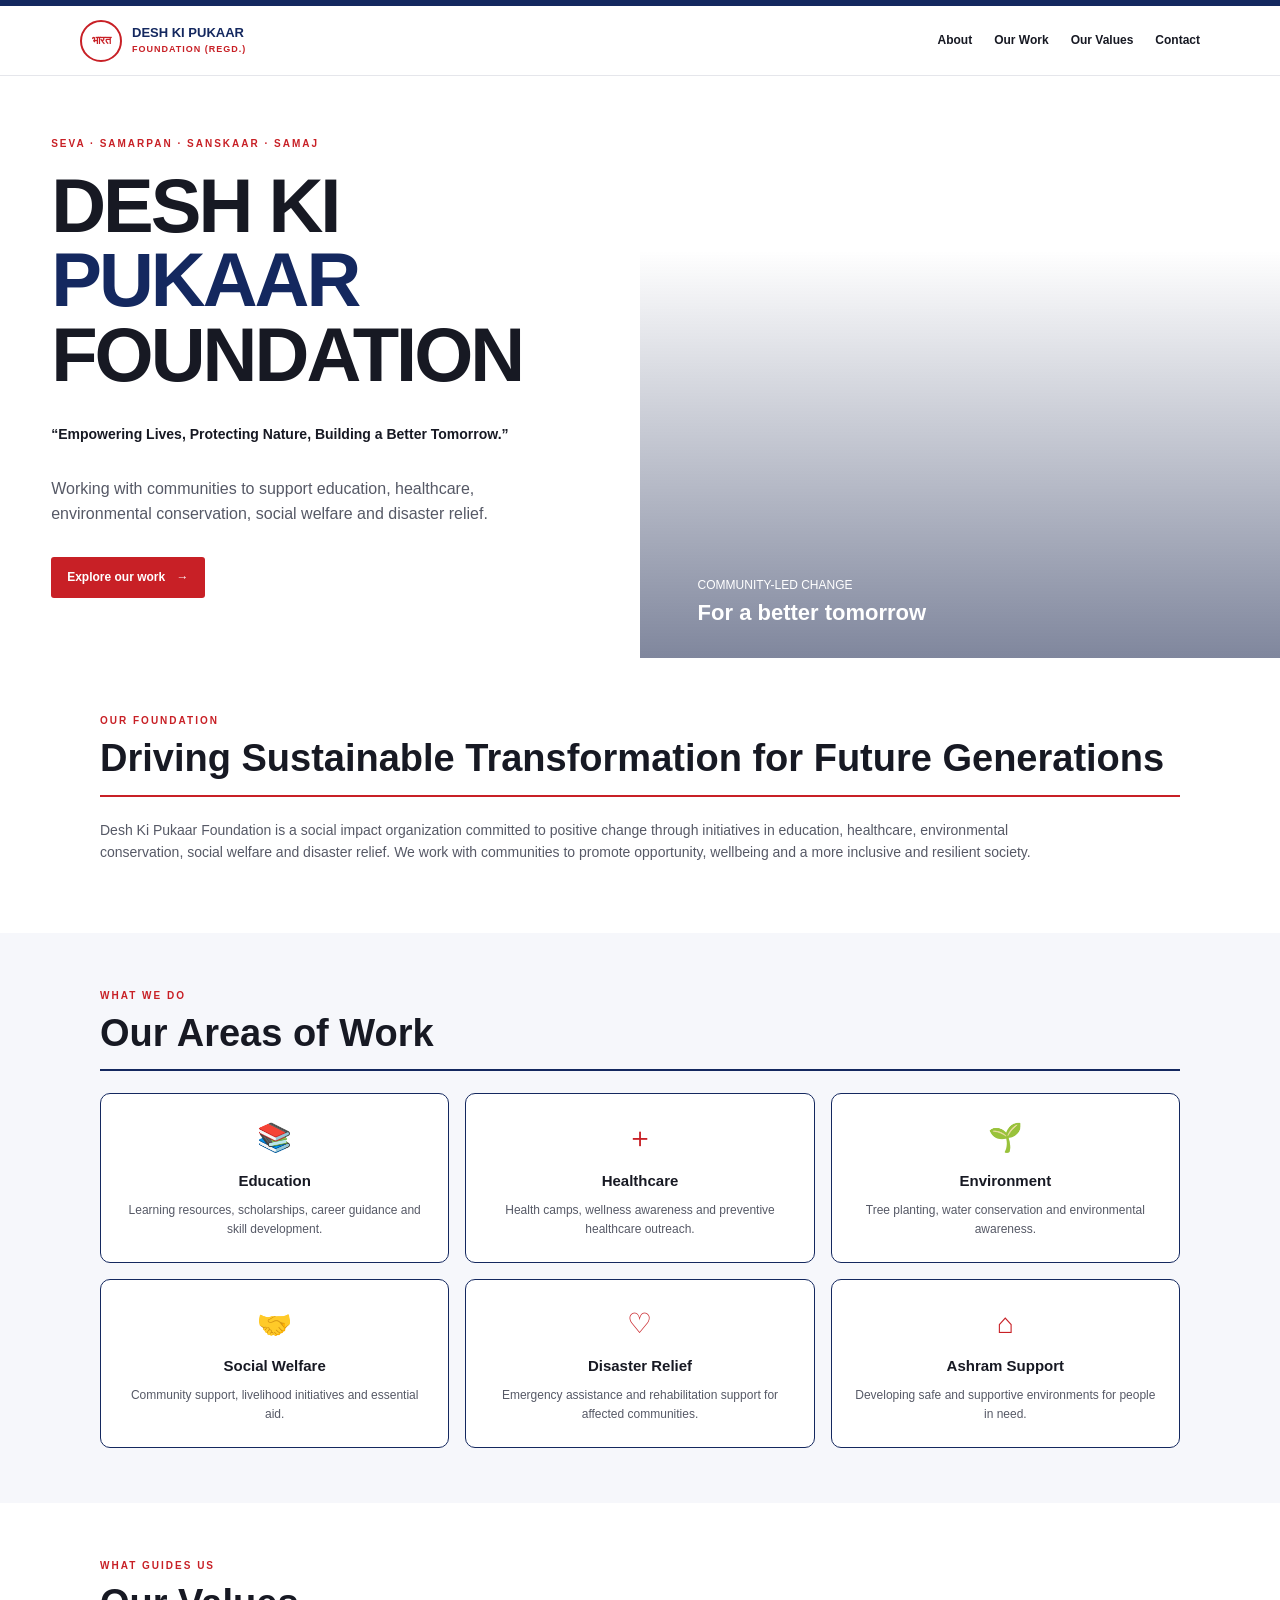
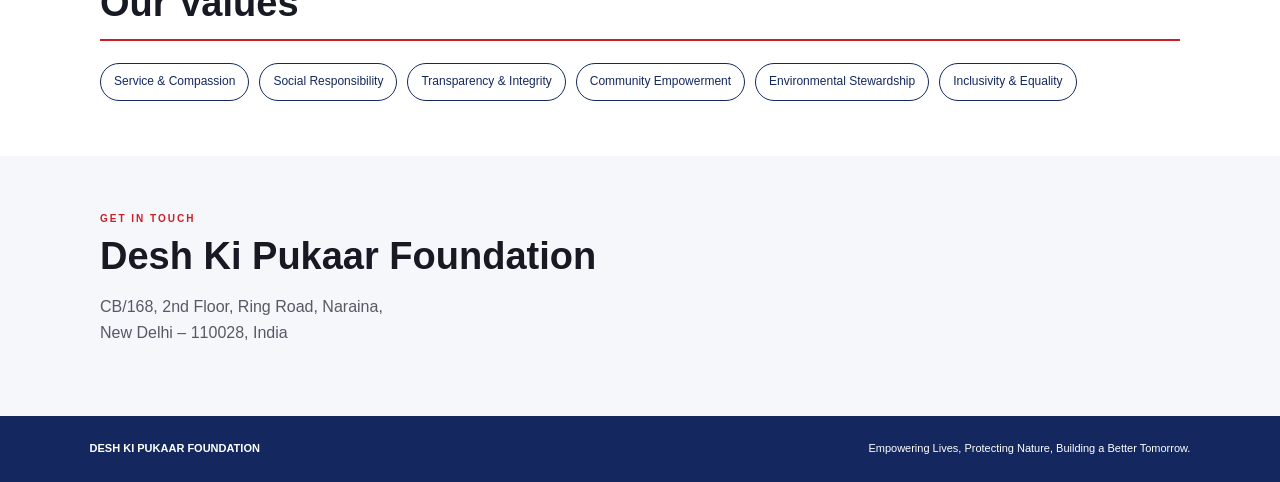
<file: index.html>
<!DOCTYPE html>
<html lang="en">
<head>
  <meta charset="UTF-8">
  <meta name="viewport" content="width=device-width, initial-scale=1.0">
  <meta name="description" content="Desh Ki Pukaar Foundation — Empowering Lives, Protecting Nature, Building a Better Tomorrow.">
  <title>Desh Ki Pukaar Foundation</title>
  <link rel="stylesheet" href="style.css">
  <script src="script.js" defer></script>
</head>
<body>
  <header class="site-header">
    <a class="brand" href="index.html" aria-label="Desh Ki Pukaar Foundation home">
      <span class="brand-mark">भारत</span>
      <span class="brand-name">
        DESH KI PUKAAR
        <small>FOUNDATION (REGD.)</small>
      </span>
    </a>

    <button class="menu-button" aria-label="Open navigation" aria-expanded="false">
      ☰
    </button>

    <nav class="navigation">
      <a href="#about">About</a>
      <a href="#work">Our Work</a>
      <a href="#values">Our Values</a>
      <a href="#contact">Contact</a>
    </nav>
  </header>

  <main>
    <section class="hero">
      <div class="hero-copy">
        <p class="eyebrow">SEVA · SAMARPAN · SANSKAAR · SAMAJ</p>
        <h1>DESH KI<br><span>PUKAAR</span><br>FOUNDATION</h1>
        <p class="tagline">
          “Empowering Lives, Protecting Nature, Building a Better Tomorrow.”
        </p>
        <p class="intro">
          Working with communities to support education, healthcare,
          environmental conservation, social welfare and disaster relief.
        </p>
        <a class="button" href="#work">Explore our work <span>→</span></a>
      </div>

      <div class="hero-image" role="img" aria-label="Hands holding a young plant">
        <div class="image-caption">
          Community-led change
          <strong>For a better tomorrow</strong>
        </div>
      </div>
    </section>

    <section class="about section" id="about">
      <p class="eyebrow">OUR FOUNDATION</p>
      <h2>Driving Sustainable Transformation for Future Generations</h2>
      <div class="red-rule"></div>
      <p>
        Desh Ki Pukaar Foundation is a social impact organization committed to
        positive change through initiatives in education, healthcare,
        environmental conservation, social welfare and disaster relief. We work
        with communities to promote opportunity, wellbeing and a more inclusive
        and resilient society.
      </p>
    </section>

    <section class="work section" id="work">
      <p class="eyebrow">WHAT WE DO</p>
      <h2>Our Areas of Work</h2>
      <div class="blue-rule"></div>

      <div class="work-grid">
        <article class="work-card">
          <span class="work-icon">📚</span>
          <h3>Education</h3>
          <p>Learning resources, scholarships, career guidance and skill development.</p>
        </article>

        <article class="work-card">
          <span class="work-icon">＋</span>
          <h3>Healthcare</h3>
          <p>Health camps, wellness awareness and preventive healthcare outreach.</p>
        </article>

        <article class="work-card">
          <span class="work-icon">🌱</span>
          <h3>Environment</h3>
          <p>Tree planting, water conservation and environmental awareness.</p>
        </article>

        <article class="work-card">
          <span class="work-icon">🤝</span>
          <h3>Social Welfare</h3>
          <p>Community support, livelihood initiatives and essential aid.</p>
        </article>

        <article class="work-card">
          <span class="work-icon">♡</span>
          <h3>Disaster Relief</h3>
          <p>Emergency assistance and rehabilitation support for affected communities.</p>
        </article>

        <article class="work-card">
          <span class="work-icon">⌂</span>
          <h3>Ashram Support</h3>
          <p>Developing safe and supportive environments for people in need.</p>
        </article>
      </div>
    </section>

    <section class="values section" id="values">
      <p class="eyebrow">WHAT GUIDES US</p>
      <h2>Our Values</h2>
      <div class="red-rule"></div>
      <div class="value-list">
        <span>Service & Compassion</span>
        <span>Social Responsibility</span>
        <span>Transparency & Integrity</span>
        <span>Community Empowerment</span>
        <span>Environmental Stewardship</span>
        <span>Inclusivity & Equality</span>
      </div>
    </section>

    <section class="contact section" id="contact">
      <p class="eyebrow">GET IN TOUCH</p>
      <h2>Desh Ki Pukaar Foundation</h2>
      <p>CB/168, 2nd Floor, Ring Road, Naraina,<br>New Delhi – 110028, India</p>
    </section>
  </main>

  <footer>
    <strong>DESH KI PUKAAR FOUNDATION</strong>
    <span>Empowering Lives, Protecting Nature, Building a Better Tomorrow.</span>
  </footer>
</body>
</html>
</file>
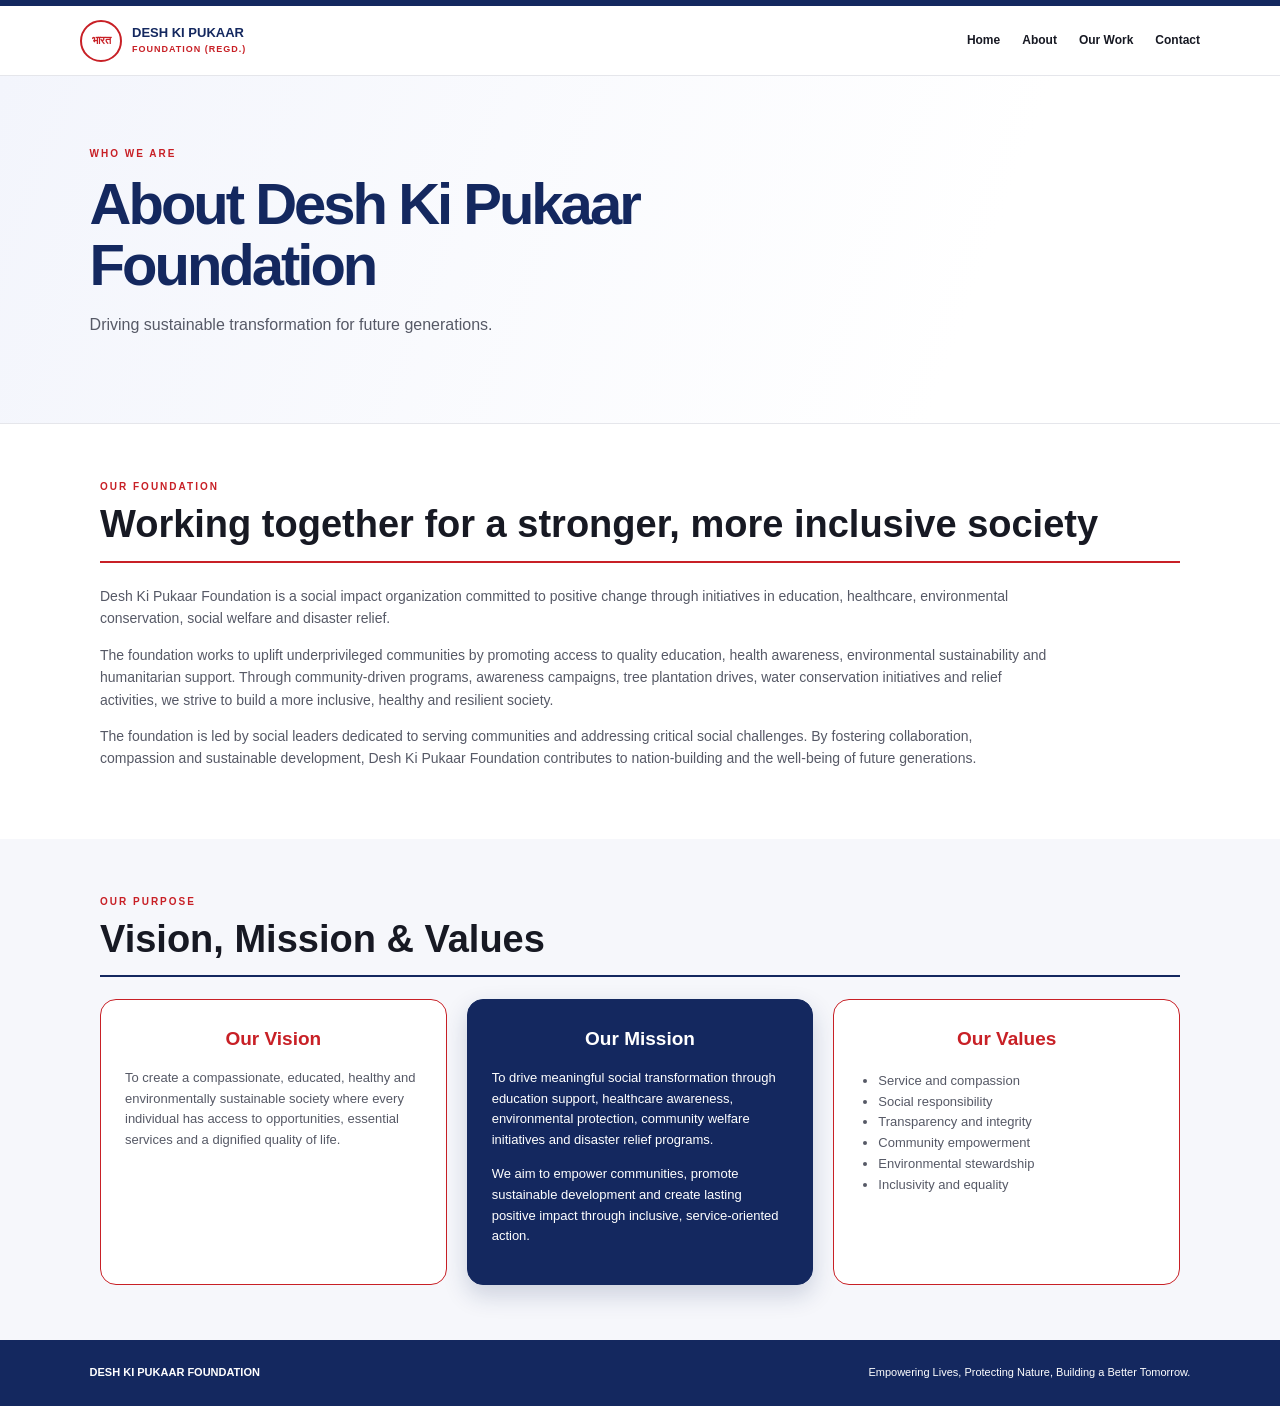
<file: about.html>
<!DOCTYPE html>
<html lang="en">
<head>
  <meta charset="UTF-8">
  <meta name="viewport" content="width=device-width, initial-scale=1.0">
  <title>About Us | Desh Ki Pukaar Foundation</title>
  <link rel="stylesheet" href="style.css">
  <link rel="stylesheet" href="about.css">
  <script src="script.js" defer></script>
</head>
<body>
  <header class="site-header">
    <a class="brand" href="index.html">
      <span class="brand-mark">भारत</span>
      <span class="brand-name">
        DESH KI PUKAAR
        <small>FOUNDATION (REGD.)</small>
      </span>
    </a>

    <button class="menu-button" aria-label="Open navigation" aria-expanded="false">
      ☰
    </button>

    <nav class="navigation">
      <a href="index.html">Home</a>
      <a href="about.html">About</a>
      <a href="work.html">Our Work</a>
      <a href="contact.html">Contact</a>
    </nav>
  </header>

  <main>
    <section class="about-banner">
      <p class="eyebrow">WHO WE ARE</p>
      <h1>About Desh Ki Pukaar Foundation</h1>
      <p>Driving sustainable transformation for future generations.</p>
    </section>

    <section class="section about-overview">
      <p class="eyebrow">OUR FOUNDATION</p>
      <h2>Working together for a stronger, more inclusive society</h2>
      <div class="red-rule"></div>

      <p>
        Desh Ki Pukaar Foundation is a social impact organization committed to
        positive change through initiatives in education, healthcare,
        environmental conservation, social welfare and disaster relief.
      </p>

      <p>
        The foundation works to uplift underprivileged communities by promoting
        access to quality education, health awareness, environmental
        sustainability and humanitarian support. Through community-driven
        programs, awareness campaigns, tree plantation drives, water
        conservation initiatives and relief activities, we strive to build a
        more inclusive, healthy and resilient society.
      </p>

      <p>
        The foundation is led by social leaders dedicated to serving
        communities and addressing critical social challenges. By fostering
        collaboration, compassion and sustainable development, Desh Ki Pukaar
        Foundation contributes to nation-building and the well-being of future
        generations.
      </p>
    </section>

    <section class="section about-pillars">
      <p class="eyebrow">OUR PURPOSE</p>
      <h2>Vision, Mission & Values</h2>
      <div class="blue-rule"></div>

      <div class="pillar-grid">
        <article class="pillar-card">
          <h3>Our Vision</h3>
          <p>
            To create a compassionate, educated, healthy and environmentally
            sustainable society where every individual has access to
            opportunities, essential services and a dignified quality of life.
          </p>
        </article>

        <article class="pillar-card pillar-mission">
          <h3>Our Mission</h3>
          <p>
            To drive meaningful social transformation through education
            support, healthcare awareness, environmental protection, community
            welfare initiatives and disaster relief programs.
          </p>
          <p>
            We aim to empower communities, promote sustainable development and
            create lasting positive impact through inclusive,
            service-oriented action.
          </p>
        </article>

        <article class="pillar-card">
          <h3>Our Values</h3>
          <ul>
            <li>Service and compassion</li>
            <li>Social responsibility</li>
            <li>Transparency and integrity</li>
            <li>Community empowerment</li>
            <li>Environmental stewardship</li>
            <li>Inclusivity and equality</li>
          </ul>
        </article>
      </div>
    </section>
  </main>

  <footer>
    <strong>DESH KI PUKAAR FOUNDATION</strong>
    <span>Empowering Lives, Protecting Nature, Building a Better Tomorrow.</span>
  </footer>
</body>
</html>
</file>
<file: style.css>
:root {
  --navy: #14285f;
  --blue: #697fc5;
  --red: #c82026;
  --ink: #171923;
  --muted: #565966;
  --pale: #f6f7fb;
}

* {
  box-sizing: border-box;
}

html {
  scroll-behavior: smooth;
}

body {
  margin: 0;
  color: var(--ink);
  font-family: Arial, Helvetica, sans-serif;
  line-height: 1.6;
}

.site-header {
  min-height: 76px;
  padding: 12px max(6%, calc((100% - 1120px) / 2));
  display: flex;
  justify-content: space-between;
  align-items: center;
  gap: 24px;
  border-top: 6px solid var(--navy);
  border-bottom: 1px solid #e5e6eb;
  background: white;
}

.brand {
  display: flex;
  align-items: center;
  gap: 10px;
  color: var(--navy);
  text-decoration: none;
  font-size: 13px;
  font-weight: 900;
  line-height: 1.1;
}

.brand-mark {
  width: 42px;
  height: 42px;
  border: 2px solid var(--red);
  border-radius: 50%;
  display: grid;
  place-items: center;
  color: var(--red);
  font-size: 11px;
}

.brand-name small {
  display: block;
  margin-top: 5px;
  color: var(--red);
  font-size: 9px;
  letter-spacing: 1px;
}

.navigation {
  display: flex;
  align-items: center;
  gap: 22px;
}

.navigation a {
  color: var(--ink);
  font-size: 12px;
  font-weight: bold;
  text-decoration: none;
}

.navigation a:hover {
  color: var(--red);
}

.menu-button {
  display: none;
  border: 0;
  background: transparent;
  color: var(--navy);
  font-size: 25px;
}

.hero {
  display: grid;
  grid-template-columns: 1fr 1fr;
  min-height: 490px;
}

.hero-copy {
  padding: 60px 8%;
  display: flex;
  flex-direction: column;
  align-items: flex-start;
  justify-content: center;
}

.eyebrow {
  margin: 0;
  color: var(--red);
  font-size: 10px;
  font-weight: 800;
  letter-spacing: 2px;
}

h1 {
  margin: 17px 0;
  font-size: clamp(44px, 6vw, 76px);
  line-height: 0.98;
  letter-spacing: -3px;
}

h1 span {
  color: var(--navy);
}

.tagline {
  font-size: 14px;
  font-weight: bold;
}

.intro {
  max-width: 460px;
  color: var(--muted);
}

.button {
  margin-top: 14px;
  padding: 11px 16px;
  border-radius: 3px;
  background: var(--red);
  color: white;
  font-size: 12px;
  font-weight: bold;
  text-decoration: none;
}

.button span {
  margin-left: 8px;
}

.hero-image {
  position: relative;
  min-height: 420px;
  background:
    linear-gradient(0deg, #101d4788, transparent 70%),
    url("https://images.unsplash.com/photo-1416879595882-3373a0480b5b?auto=format&fit=crop&w=1200&q=85")
      center / cover;
}

.image-caption {
  position: absolute;
  bottom: 28px;
  left: 9%;
  color: white;
  font-size: 12px;
  text-transform: uppercase;
}

.image-caption strong {
  display: block;
  font-size: 22px;
  text-transform: none;
}

.section {
  padding: 55px max(7%, calc((100% - 1080px) / 2));
}

h2 {
  margin: 8px 0 14px;
  font-size: clamp(27px, 3.5vw, 38px);
  line-height: 1.15;
}

.red-rule,
.blue-rule {
  height: 2px;
  margin-bottom: 22px;
}

.red-rule {
  background: var(--red);
}

.blue-rule {
  background: var(--navy);
}

.about > p:last-child {
  max-width: 950px;
  color: var(--muted);
  font-size: 14px;
}

.work {
  background: var(--pale);
}

.work-grid {
  display: grid;
  grid-template-columns: repeat(3, 1fr);
  gap: 16px;
}

.work-card {
  padding: 22px;
  border: 1px solid var(--navy);
  border-radius: 10px;
  background: white;
  text-align: center;
}

.work-icon {
  color: var(--red);
  font-size: 28px;
}

.work-card h3 {
  margin: 8px 0;
  font-size: 15px;
}

.work-card p {
  margin: 0;
  color: var(--muted);
  font-size: 12px;
}

.value-list {
  display: flex;
  flex-wrap: wrap;
  gap: 10px;
}

.value-list span {
  padding: 8px 13px;
  border: 1px solid var(--navy);
  border-radius: 20px;
  color: var(--navy);
  font-size: 12px;
}

.contact {
  background: var(--pale);
}

.contact p:last-child {
  color: var(--muted);
}

footer {
  padding: 24px 7%;
  display: flex;
  flex-wrap: wrap;
  justify-content: space-between;
  gap: 10px;
  background: var(--navy);
  color: white;
  font-size: 11px;
}

@media (max-width: 700px) {
  .site-header {
    position: relative;
  }

  .menu-button {
    display: block;
  }

  .navigation {
    display: none;
    position: absolute;
    z-index: 2;
    top: 70px;
    left: 0;
    right: 0;
    padding: 18px 6%;
    background: white;
    border-bottom: 1px solid #ddd;
    flex-direction: column;
    align-items: flex-start;
  }

  .navigation.open {
    display: flex;
  }

  .hero {
    grid-template-columns: 1fr;
  }

  .hero-copy {
    padding: 45px 7%;
  }

  .hero-image {
    min-height: 300px;
  }

  .work-grid {
    grid-template-columns: 1fr 1fr;
  }
}

@media (max-width: 420px) {
  .work-grid {
    grid-template-columns: 1fr;
  }
}
</file>
<file: about.css>
.about-banner {
  padding: 70px 7%;
  background: linear-gradient(110deg, #f3f5fc, #fff 75%);
  border-bottom: 1px solid #e5e6eb;
}

.about-banner h1 {
  max-width: 800px;
  margin: 12px 0;
  color: var(--navy);
  font-size: clamp(36px, 5vw, 58px);
  line-height: 1.05;
}

.about-banner > p:last-child {
  color: var(--muted);
  font-size: 16px;
}

.about-overview > p:not(.eyebrow) {
  max-width: 950px;
  color: var(--muted);
  font-size: 14px;
}

.about-pillars {
  background: var(--pale);
}

.pillar-grid {
  display: grid;
  grid-template-columns: repeat(3, 1fr);
  gap: 20px;
}

.pillar-card {
  padding: 24px;
  border: 1px solid var(--red);
  border-radius: 16px;
  background: white;
}

.pillar-card h3 {
  margin: 0 0 12px;
  color: var(--red);
  text-align: center;
  font-size: 19px;
}

.pillar-card p,
.pillar-card li {
  color: var(--muted);
  font-size: 13px;
}

.pillar-mission {
  border-color: var(--navy);
  background: var(--navy);
  box-shadow: 0 10px 24px #14285f30;
}

.pillar-mission h3,
.pillar-mission p {
  color: white;
}

.pillar-card ul {
  padding-left: 20px;
}

@media (max-width: 700px) {
  .about-banner {
    padding: 48px 7%;
  }

  .pillar-grid {
    grid-template-columns: 1fr;
  }
}
</file>
